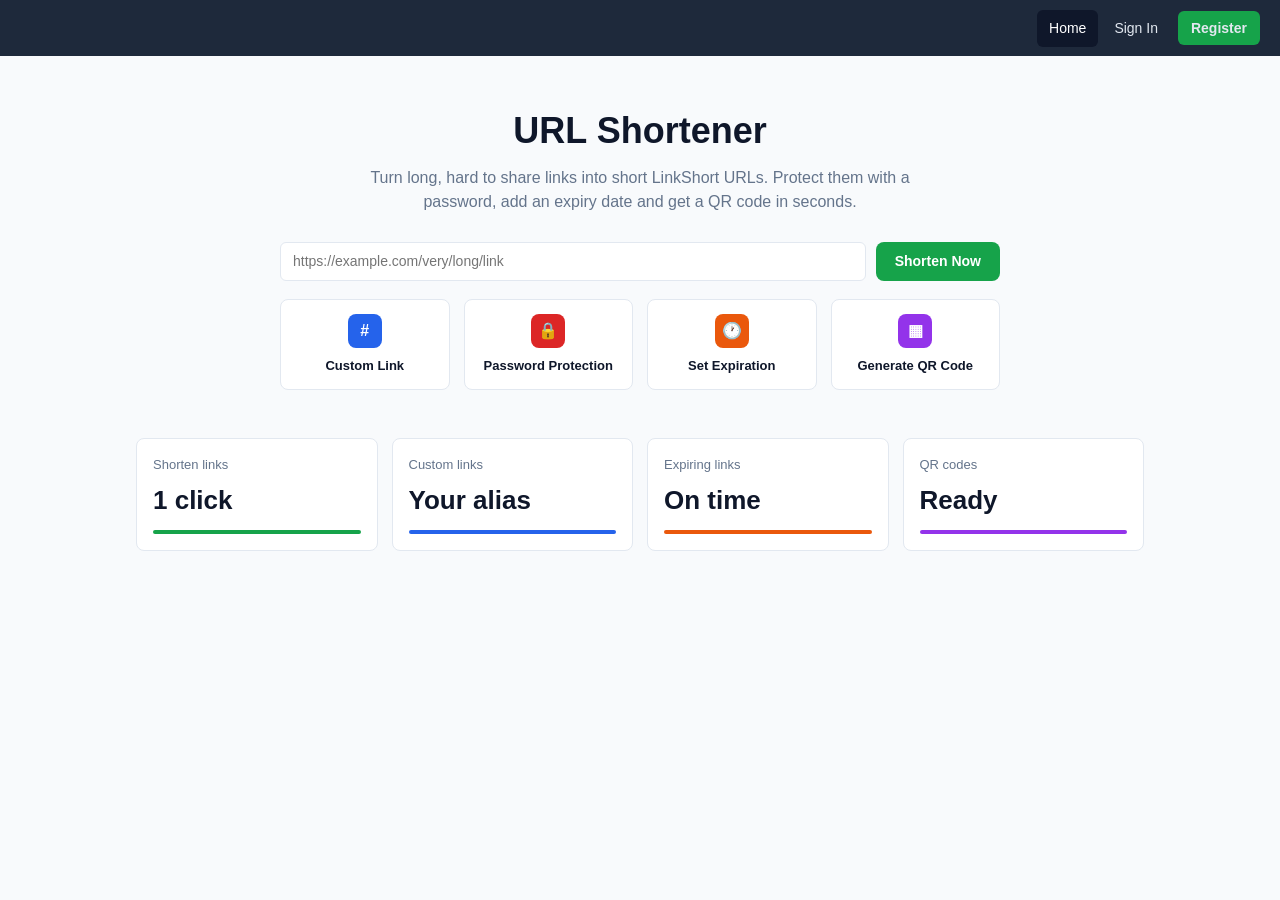
<file: src/main/resources/static/index.html>
<!DOCTYPE html>
<html lang="en">
<head>
  <meta charset="UTF-8">
  <meta name="viewport" content="width=device-width, initial-scale=1">
  <title>LinkShort - URL Shortener</title>
  <link rel="stylesheet" href="css/style.css">
</head>
<body>

<nav class="navbar">
  <div class="nav-links">
    <a href="index.html" data-page="index.html">Home</a>
    <a href="shorten.html" data-auth="user" data-page="shorten.html">Shorten</a>
    <a href="dashboard.html" data-auth="user" data-page="dashboard.html">Dashboard</a>
    <a href="my-urls.html" data-auth="user" data-page="my-urls.html">My URLs</a>
    <a href="analytics.html" data-auth="user" data-page="analytics.html">Analytics</a>
    <a href="qr-code.html" data-auth="user" data-page="qr-code.html">QR Code</a>
    <a href="profile.html" data-auth="user" data-page="profile.html">Profile</a>
    <a href="login.html" data-auth="guest">Sign In</a>
    <a href="register.html" data-auth="guest" class="btn btn-sm">Register</a>
    <a href="#" data-auth="user" data-action="logout" class="btn btn-sm btn-outline">Logout</a>
  </div>
</nav>

<header class="hero">
  <h1>URL Shortener</h1>
  <p>Turn long, hard to share links into short LinkShort URLs. Protect them with a password, add an expiry date and get a QR code in seconds.</p>

  <form id="home-form" class="shorten-row">
    <input type="url" id="long-url" placeholder="https://example.com/very/long/link" required>
    <button type="submit" class="btn">Shorten Now</button>
  </form>

  <div class="feature-grid">
    <a class="feature-card" href="shorten.html?feature=custom">
      <span class="icon blue">#</span>
      Custom Link
    </a>
    <a class="feature-card" href="shorten.html?feature=password">
      <span class="icon red">&#128274;</span>
      Password Protection
    </a>
    <a class="feature-card" href="shorten.html?feature=expiry">
      <span class="icon orange">&#128336;</span>
      Set Expiration
    </a>
    <a class="feature-card" href="shorten.html?feature=qr">
      <span class="icon purple">&#9638;</span>
      Generate QR Code
    </a>
  </div>
</header>

<div class="container">
  <div class="stat-grid">
    <div class="stat-card">
      <p class="stat-label">Shorten links</p>
      <p class="stat-value">1 click</p>
      <div class="bar"></div>
    </div>
    <div class="stat-card blue">
      <p class="stat-label">Custom links</p>
      <p class="stat-value">Your alias</p>
      <div class="bar"></div>
    </div>
    <div class="stat-card orange">
      <p class="stat-label">Expiring links</p>
      <p class="stat-value">On time</p>
      <div class="bar"></div>
    </div>
    <div class="stat-card purple">
      <p class="stat-label">QR codes</p>
      <p class="stat-value">Ready</p>
      <div class="bar"></div>
    </div>
  </div>
</div>

<script src="js/api.js"></script>
<script src="js/auth.js"></script>
<script src="js/home.js"></script>
</body>
</html>
</file>
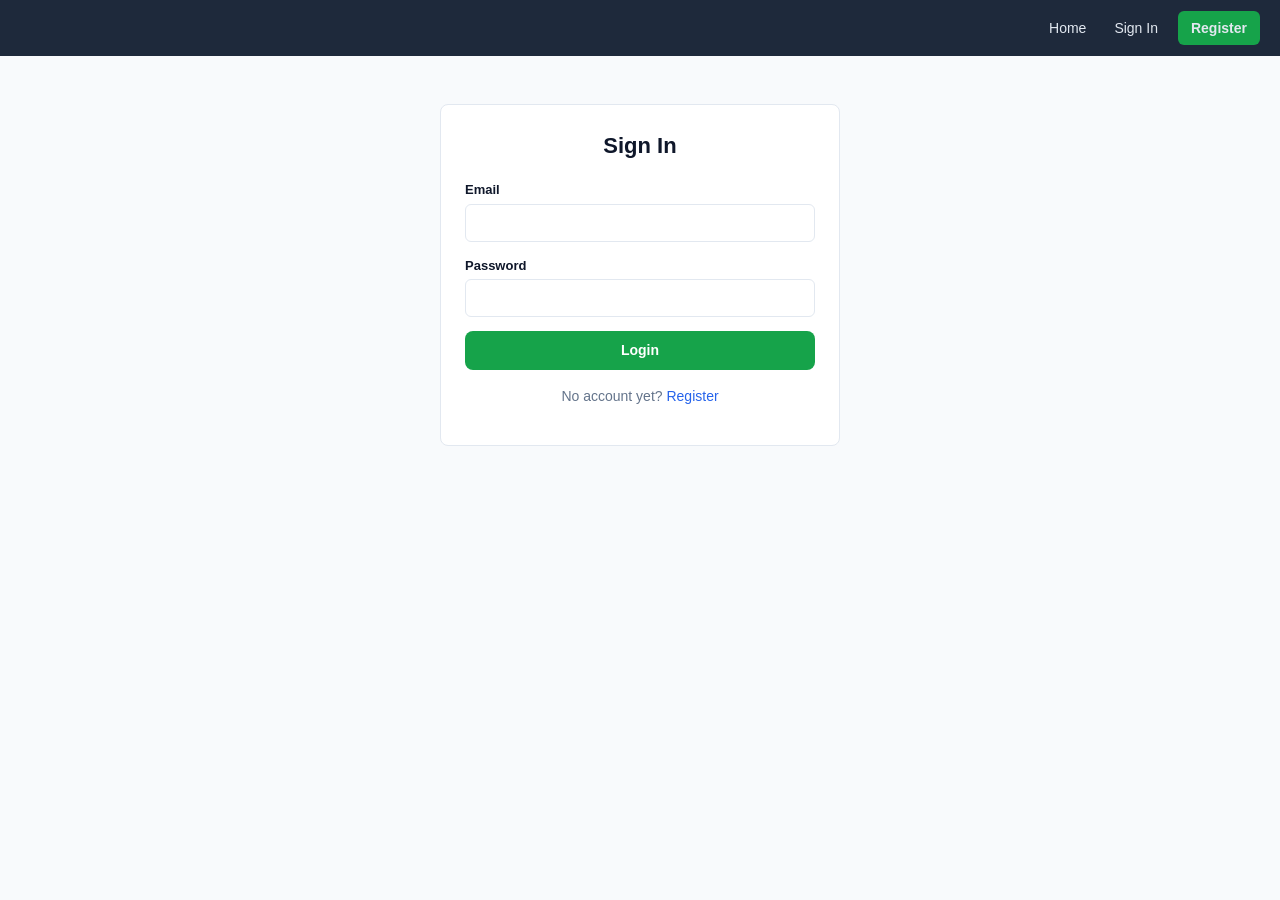
<file: src/main/resources/static/analytics.html>
<!DOCTYPE html>
<html lang="en">
<head>
  <meta charset="UTF-8">
  <meta name="viewport" content="width=device-width, initial-scale=1">
  <title>Analytics - LinkShort</title>
  <link rel="stylesheet" href="css/style.css">
</head>
<body>

<nav class="navbar">
  <div class="nav-links">
    <a href="index.html" data-page="index.html">Home</a>
    <a href="shorten.html" data-auth="user" data-page="shorten.html">Shorten</a>
    <a href="dashboard.html" data-auth="user" data-page="dashboard.html">Dashboard</a>
    <a href="my-urls.html" data-auth="user" data-page="my-urls.html">My URLs</a>
    <a href="analytics.html" data-auth="user" data-page="analytics.html">Analytics</a>
    <a href="qr-code.html" data-auth="user" data-page="qr-code.html">QR Code</a>
    <a href="profile.html" data-auth="user" data-page="profile.html">Profile</a>
    <a href="login.html" data-auth="guest">Sign In</a>
    <a href="register.html" data-auth="guest" class="btn btn-sm">Register</a>
    <a href="#" data-auth="user" data-action="logout" class="btn btn-sm btn-outline">Logout</a>
  </div>
</nav>

<div class="container">
  <h1 class="page-title">Analytics</h1>
  <p class="page-subtitle">Click statistics for one of your short URLs.</p>

  <div id="analytics-alert" class="alert"></div>

  <div class="card">
    <div class="field">
      <label for="url-select">Short URL</label>
      <select id="url-select">
        <option value="">Loading...</option>
      </select>
    </div>
  </div>

  <div id="analytics-content" class="hidden">
    <div class="stat-grid mt">
      <div class="stat-card blue">
        <p class="stat-label">Total Clicks</p>
        <p class="stat-value" id="total-clicks">0</p>
        <div class="bar"></div>
      </div>
      <div class="stat-card">
        <p class="stat-label">Short URL</p>
        <p class="stat-value" style="font-size: 14px;" id="analytics-short-url">-</p>
        <div class="bar"></div>
      </div>
      <div class="stat-card purple">
        <p class="stat-label">Created</p>
        <p class="stat-value" style="font-size: 14px;" id="analytics-created">-</p>
        <div class="bar"></div>
      </div>
      <div class="stat-card orange">
        <p class="stat-label">Expiry</p>
        <p class="stat-value" style="font-size: 14px;" id="analytics-expiry">-</p>
        <div class="bar"></div>
      </div>
    </div>

    <h2 class="section-title mt">Clicks Over Time</h2>
    <div id="click-chart" class="chart"></div>

    <h2 class="section-title mt">Browser Breakdown</h2>
    <div id="browser-table" class="table-wrap"></div>

    <h2 class="section-title mt">Devices &amp; Operating Systems</h2>
    <div class="table-wrap" id="devices-table"></div>
  </div>

  <div id="analytics-empty" class="empty-state mt hidden">
    <p style="margin: 0 0 8px;">No short URL selected.</p>
    <p style="margin: 0;"><a href="shorten.html">Shorten a URL</a> to start collecting click analytics.</p>
  </div>
</div>

<script src="js/api.js"></script>
<script src="js/auth.js"></script>
<script src="js/analytics.js"></script>
</body>
</html>
</file>
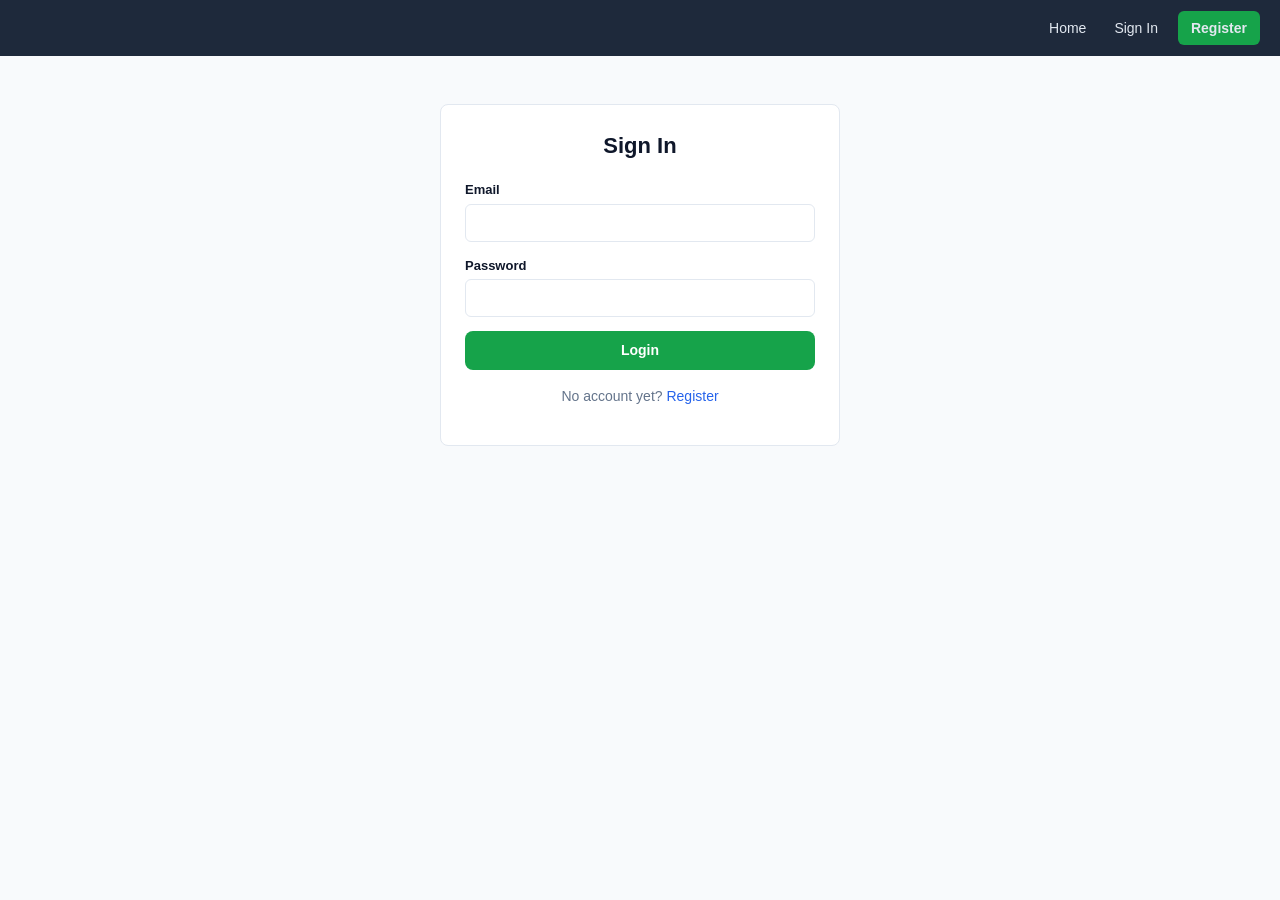
<file: src/main/resources/static/dashboard.html>
<!DOCTYPE html>
<html lang="en">
<head>
  <meta charset="UTF-8">
  <meta name="viewport" content="width=device-width, initial-scale=1">
  <title>Dashboard - LinkShort</title>
  <link rel="stylesheet" href="css/style.css">
</head>
<body>

<nav class="navbar">
  <div class="nav-links">
    <a href="index.html" data-page="index.html">Home</a>
    <a href="shorten.html" data-auth="user" data-page="shorten.html">Shorten</a>
    <a href="dashboard.html" data-auth="user" data-page="dashboard.html">Dashboard</a>
    <a href="my-urls.html" data-auth="user" data-page="my-urls.html">My URLs</a>
    <a href="analytics.html" data-auth="user" data-page="analytics.html">Analytics</a>
    <a href="qr-code.html" data-auth="user" data-page="qr-code.html">QR Code</a>
    <a href="profile.html" data-auth="user" data-page="profile.html">Profile</a>
    <a href="login.html" data-auth="guest">Sign In</a>
    <a href="register.html" data-auth="guest" class="btn btn-sm">Register</a>
    <a href="#" data-auth="user" data-action="logout" class="btn btn-sm btn-outline">Logout</a>
  </div>
</nav>

<div class="container">
  <h1 class="page-title">Dashboard</h1>
  <p class="page-subtitle">A quick look at your short URLs and clicks.</p>

  <div id="dashboard-alert" class="alert"></div>

  <div class="stat-grid">
    <div class="stat-card">
      <p class="stat-label">Total URLs</p>
      <p class="stat-value" id="stat-total-urls">-</p>
      <div class="bar"></div>
    </div>
    <div class="stat-card blue">
      <p class="stat-label">Total Clicks</p>
      <p class="stat-value" id="stat-total-clicks">-</p>
      <div class="bar"></div>
    </div>
    <div class="stat-card purple">
      <p class="stat-label">Active URLs</p>
      <p class="stat-value" id="stat-active-urls">-</p>
      <div class="bar"></div>
    </div>
    <div class="stat-card red">
      <p class="stat-label">Expired URLs</p>
      <p class="stat-value" id="stat-expired-urls">-</p>
      <div class="bar"></div>
    </div>
  </div>

  <div class="row" style="justify-content: space-between; margin-bottom: 12px;">
    <h2 class="section-title" style="margin: 0;">Recent URLs</h2>
    <a href="shorten.html" class="btn btn-sm">+ New URL</a>
  </div>

  <div id="recent-urls" class="table-wrap">
    <p class="muted">Loading...</p>
  </div>
</div>

<script src="js/api.js"></script>
<script src="js/auth.js"></script>
<script src="js/dashboard.js"></script>
</body>
</html>
</file>
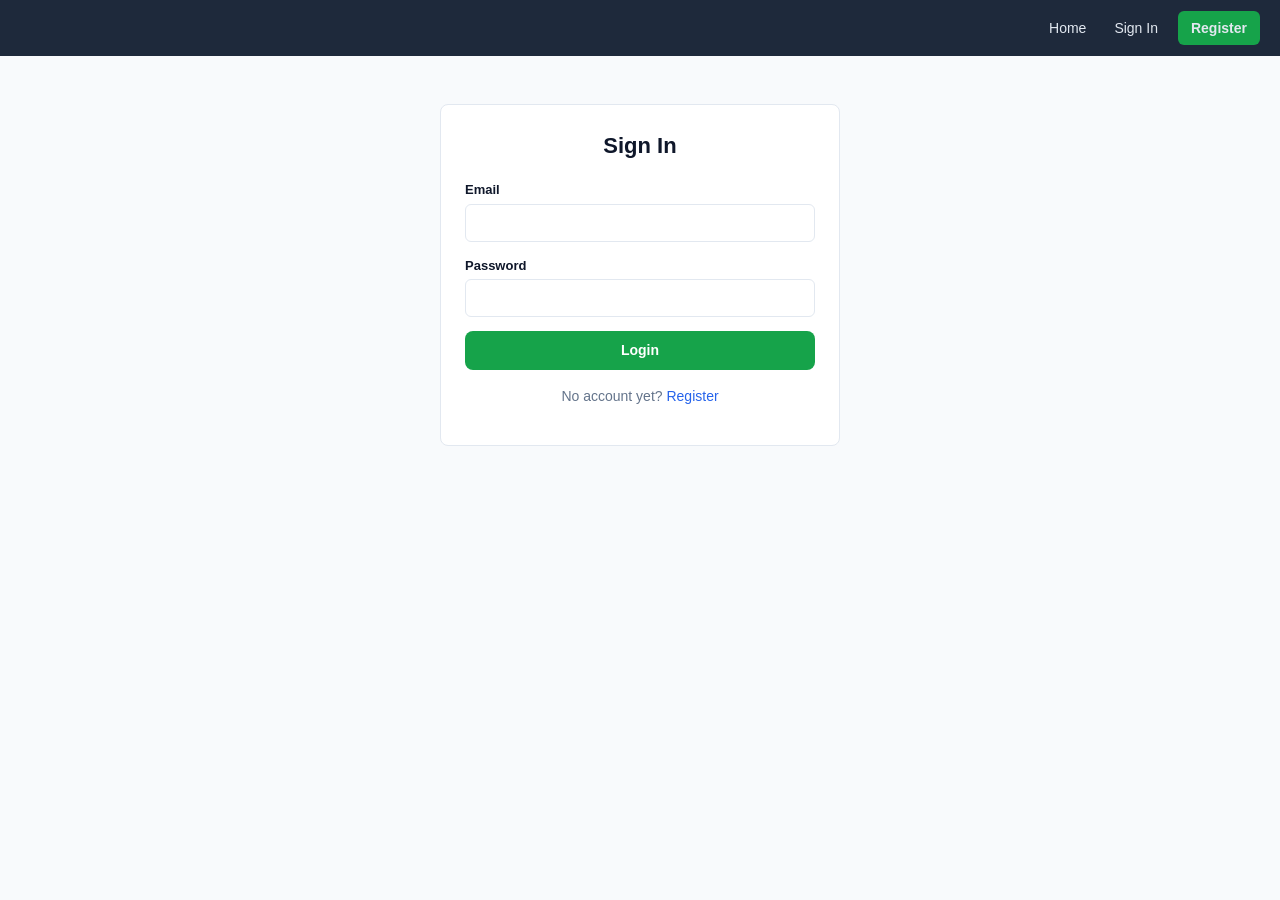
<file: src/main/resources/static/login.html>
<!DOCTYPE html>
<html lang="en">
<head>
  <meta charset="UTF-8">
  <meta name="viewport" content="width=device-width, initial-scale=1">
  <title>Sign In - LinkShort</title>
  <link rel="stylesheet" href="css/style.css">
</head>
<body>

<nav class="navbar">
  <div class="nav-links">
    <a href="index.html" data-page="index.html">Home</a>
    <a href="shorten.html" data-auth="user" data-page="shorten.html">Shorten</a>
    <a href="dashboard.html" data-auth="user" data-page="dashboard.html">Dashboard</a>
    <a href="my-urls.html" data-auth="user" data-page="my-urls.html">My URLs</a>
    <a href="analytics.html" data-auth="user" data-page="analytics.html">Analytics</a>
    <a href="qr-code.html" data-auth="user" data-page="qr-code.html">QR Code</a>
    <a href="profile.html" data-auth="user" data-page="profile.html">Profile</a>
    <a href="login.html" data-auth="guest">Sign In</a>
    <a href="register.html" data-auth="guest" class="btn btn-sm">Register</a>
    <a href="#" data-auth="user" data-action="logout" class="btn btn-sm btn-outline">Logout</a>
  </div>
</nav>

<div class="card auth-card">
  <h1>Sign In</h1>

  <div id="login-alert" class="alert"></div>

  <form id="login-form">
    <div class="field">
      <label for="email">Email</label>
      <input type="email" id="email" required autocomplete="email">
    </div>

    <div class="field">
      <label for="password">Password</label>
      <input type="password" id="password" required autocomplete="current-password">
    </div>

    <button type="submit" class="btn btn-block">Login</button>
  </form>

  <p class="auth-switch">No account yet? <a href="register.html">Register</a></p>
</div>

<script src="js/api.js"></script>
<script src="js/auth.js"></script>
</body>
</html>
</file>
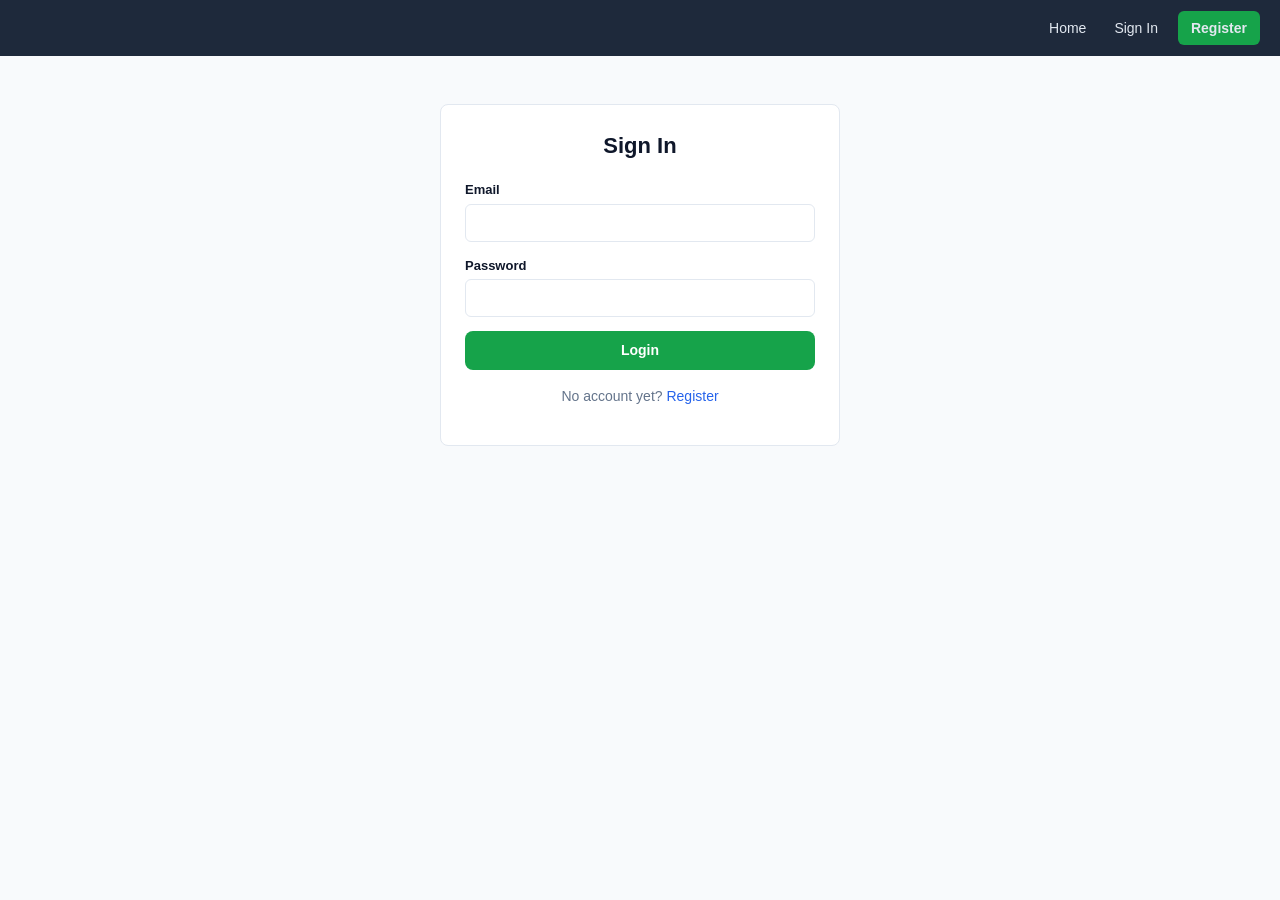
<file: src/main/resources/static/my-urls.html>
<!DOCTYPE html>
<html lang="en">
<head>
  <meta charset="UTF-8">
  <meta name="viewport" content="width=device-width, initial-scale=1">
  <title>My URLs - LinkShort</title>
  <link rel="stylesheet" href="css/style.css">
</head>
<body>

<nav class="navbar">
  <div class="nav-links">
    <a href="index.html" data-page="index.html">Home</a>
    <a href="shorten.html" data-auth="user" data-page="shorten.html">Shorten</a>
    <a href="dashboard.html" data-auth="user" data-page="dashboard.html">Dashboard</a>
    <a href="my-urls.html" data-auth="user" data-page="my-urls.html">My URLs</a>
    <a href="analytics.html" data-auth="user" data-page="analytics.html">Analytics</a>
    <a href="qr-code.html" data-auth="user" data-page="qr-code.html">QR Code</a>
    <a href="profile.html" data-auth="user" data-page="profile.html">Profile</a>
    <a href="login.html" data-auth="guest">Sign In</a>
    <a href="register.html" data-auth="guest" class="btn btn-sm">Register</a>
    <a href="#" data-auth="user" data-action="logout" class="btn btn-sm btn-outline">Logout</a>
  </div>
</nav>

<div class="container">
  <div class="row" style="justify-content: space-between; margin-bottom: 4px;">
    <h1 class="page-title" style="margin: 0;">My URLs</h1>
    <a href="shorten.html" class="btn btn-sm">+ New URL</a>
  </div>
  <p class="page-subtitle">All short URLs you created, with clicks, expiry and quick actions.</p>

  <div id="urls-alert" class="alert"></div>
  <div id="urls-table" class="table-wrap">
    <p class="muted">Loading...</p>
  </div>
</div>

<div class="modal-backdrop" id="edit-modal">
  <div class="modal">
    <h3>Edit short URL</h3>
    <div id="edit-alert" class="alert"></div>
    <form id="edit-form">
      <input type="hidden" id="edit-id">
      <div class="field">
        <label for="edit-original-url">Original URL</label>
        <input type="url" id="edit-original-url" required>
      </div>
      <div class="field">
        <label for="edit-title">Title</label>
        <input type="text" id="edit-title" maxlength="100">
      </div>
      <div class="field">
        <label for="edit-description">Description</label>
        <input type="text" id="edit-description" maxlength="500">
      </div>
      <div class="field">
        <label for="edit-expiry">Expiry Date</label>
        <input type="datetime-local" id="edit-expiry">
      </div>
      <div class="modal-actions">
        <button type="button" class="btn btn-outline" id="edit-cancel">Cancel</button>
        <button type="submit" class="btn">Save Changes</button>
      </div>
    </form>
  </div>
</div>

<script src="js/api.js"></script>
<script src="js/auth.js"></script>
<script src="js/my-urls.js"></script>
</body>
</html>
</file>
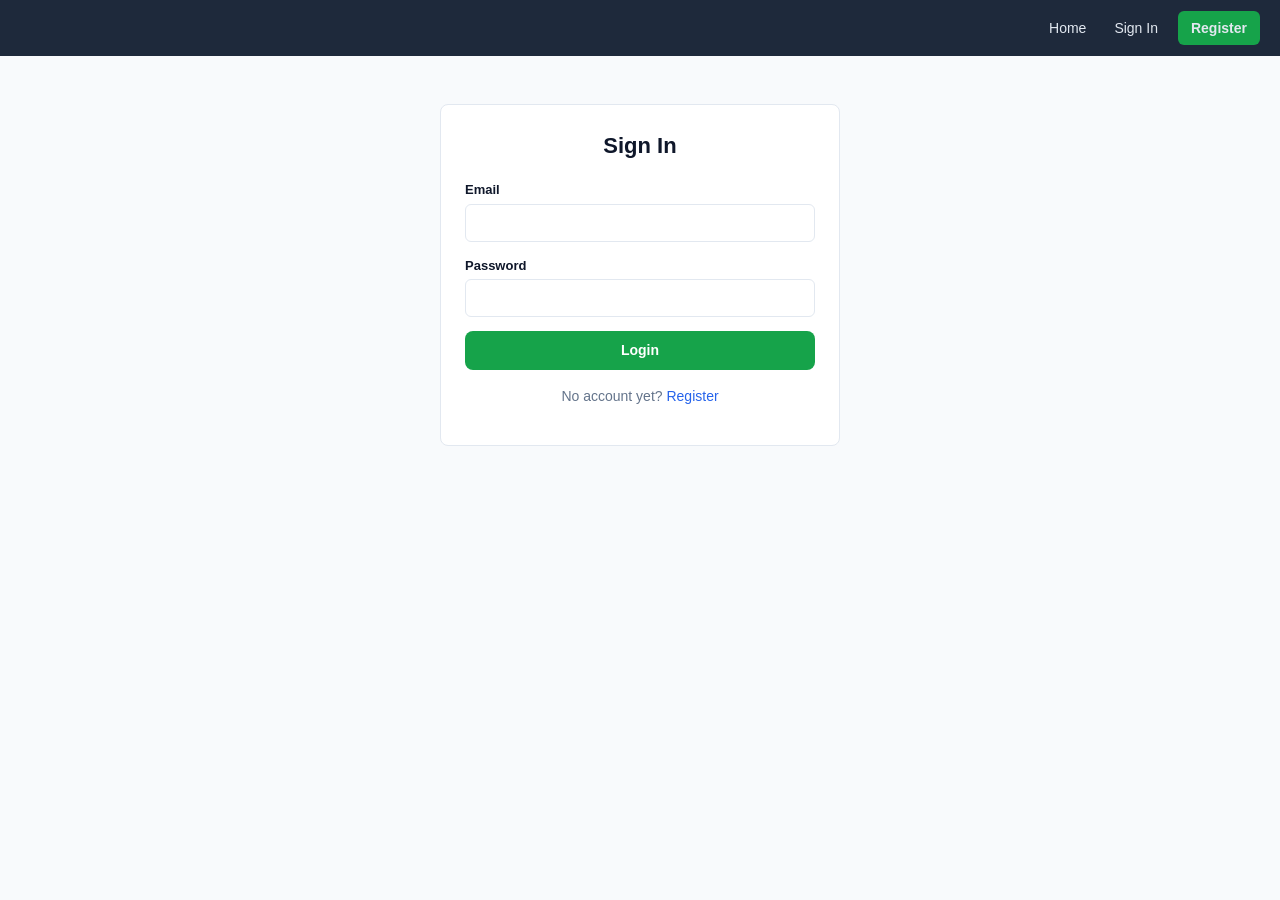
<file: src/main/resources/static/profile.html>
<!DOCTYPE html>
<html lang="en">
<head>
  <meta charset="UTF-8">
  <meta name="viewport" content="width=device-width, initial-scale=1">
  <title>Profile - LinkShort</title>
  <link rel="stylesheet" href="css/style.css">
</head>
<body>

<nav class="navbar">
  <div class="nav-links">
    <a href="index.html" data-page="index.html">Home</a>
    <a href="shorten.html" data-auth="user" data-page="shorten.html">Shorten</a>
    <a href="dashboard.html" data-auth="user" data-page="dashboard.html">Dashboard</a>
    <a href="my-urls.html" data-auth="user" data-page="my-urls.html">My URLs</a>
    <a href="analytics.html" data-auth="user" data-page="analytics.html">Analytics</a>
    <a href="qr-code.html" data-auth="user" data-page="qr-code.html">QR Code</a>
    <a href="profile.html" data-auth="user" data-page="profile.html">Profile</a>
    <a href="login.html" data-auth="guest">Sign In</a>
    <a href="register.html" data-auth="guest" class="btn btn-sm">Register</a>
    <a href="#" data-auth="user" data-action="logout" class="btn btn-sm btn-outline">Logout</a>
  </div>
</nav>

<div class="container">
  <h1 class="page-title">Profile</h1>
  <p class="page-subtitle">Update your name, email and password.</p>

  <div class="card auth-card" style="margin: 0 auto; max-width: 440px;">
    <div id="profile-alert" class="alert"></div>

    <form id="profile-form">
      <div class="field">
        <label for="name">Full Name</label>
        <input type="text" id="name" required maxlength="100" autocomplete="name">
      </div>

      <div class="field">
        <label for="email">Email</label>
        <input type="email" id="email" required autocomplete="email">
      </div>

      <div class="field">
        <label for="new-password">New Password</label>
        <input type="password" id="new-password" minlength="6" autocomplete="new-password" placeholder="Leave empty to keep your current password">
      </div>

      <div class="field">
        <label for="confirm-password">Confirm New Password</label>
        <input type="password" id="confirm-password" minlength="6" autocomplete="new-password">
      </div>

      <button type="submit" class="btn btn-block">Update Profile</button>
    </form>
  </div>
</div>

<script src="js/api.js"></script>
<script src="js/auth.js"></script>
<script src="js/profile.js"></script>
</body>
</html>
</file>
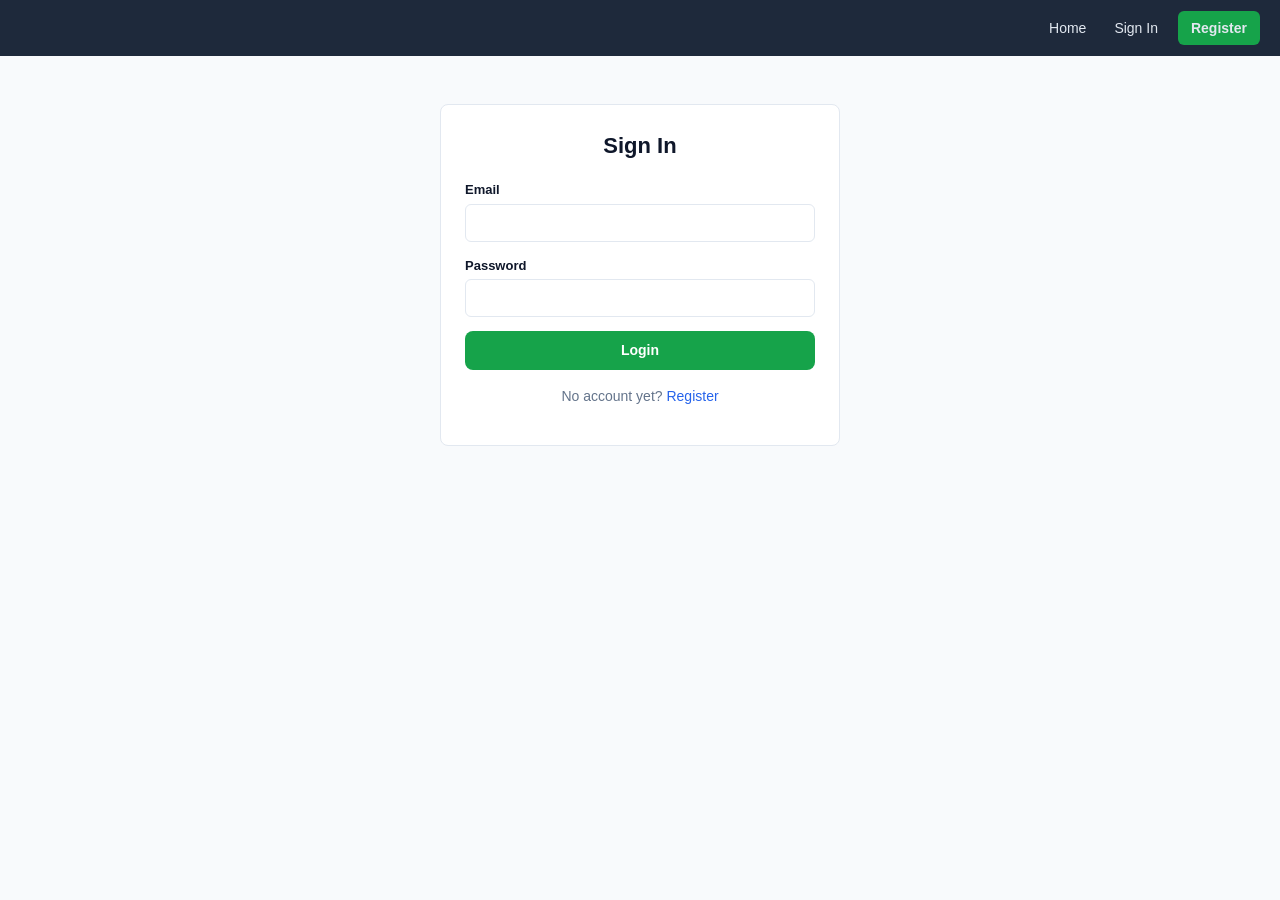
<file: src/main/resources/static/qr-code.html>
<!DOCTYPE html>
<html lang="en">
<head>
  <meta charset="UTF-8">
  <meta name="viewport" content="width=device-width, initial-scale=1">
  <title>QR Code - LinkShort</title>
  <link rel="stylesheet" href="css/style.css">
</head>
<body>

<nav class="navbar">
  <div class="nav-links">
    <a href="index.html" data-page="index.html">Home</a>
    <a href="shorten.html" data-auth="user" data-page="shorten.html">Shorten</a>
    <a href="dashboard.html" data-auth="user" data-page="dashboard.html">Dashboard</a>
    <a href="my-urls.html" data-auth="user" data-page="my-urls.html">My URLs</a>
    <a href="analytics.html" data-auth="user" data-page="analytics.html">Analytics</a>
    <a href="qr-code.html" data-auth="user" data-page="qr-code.html">QR Code</a>
    <a href="profile.html" data-auth="user" data-page="profile.html">Profile</a>
    <a href="login.html" data-auth="guest">Sign In</a>
    <a href="register.html" data-auth="guest" class="btn btn-sm">Register</a>
    <a href="#" data-auth="user" data-action="logout" class="btn btn-sm btn-outline">Logout</a>
  </div>
</nav>

<div class="container">
  <h1 class="page-title">QR Code</h1>
  <p class="page-subtitle">Pick one of your short URLs and generate a scannable QR code.</p>

  <div id="qr-alert" class="alert"></div>

  <div class="card">
    <div class="row">
      <div class="grow">
        <label for="url-select">Short URL</label>
        <select id="url-select">
          <option value="">Loading...</option>
        </select>
      </div>
      <button type="button" id="generate-btn" class="btn">Generate</button>
    </div>

    <div class="qr-preview">
      <img id="qr-image" alt="QR code preview">
      <div id="qr-empty" class="empty-state">Select a short URL and press Generate to see the QR code.</div>
      <a id="download-btn" class="btn btn-blue hidden" href="#" download="linkshort-qr.png">Download QR Code</a>
    </div>
  </div>
</div>

<script src="js/api.js"></script>
<script src="js/auth.js"></script>
<script src="js/qr-code.js"></script>
</body>
</html>
</file>
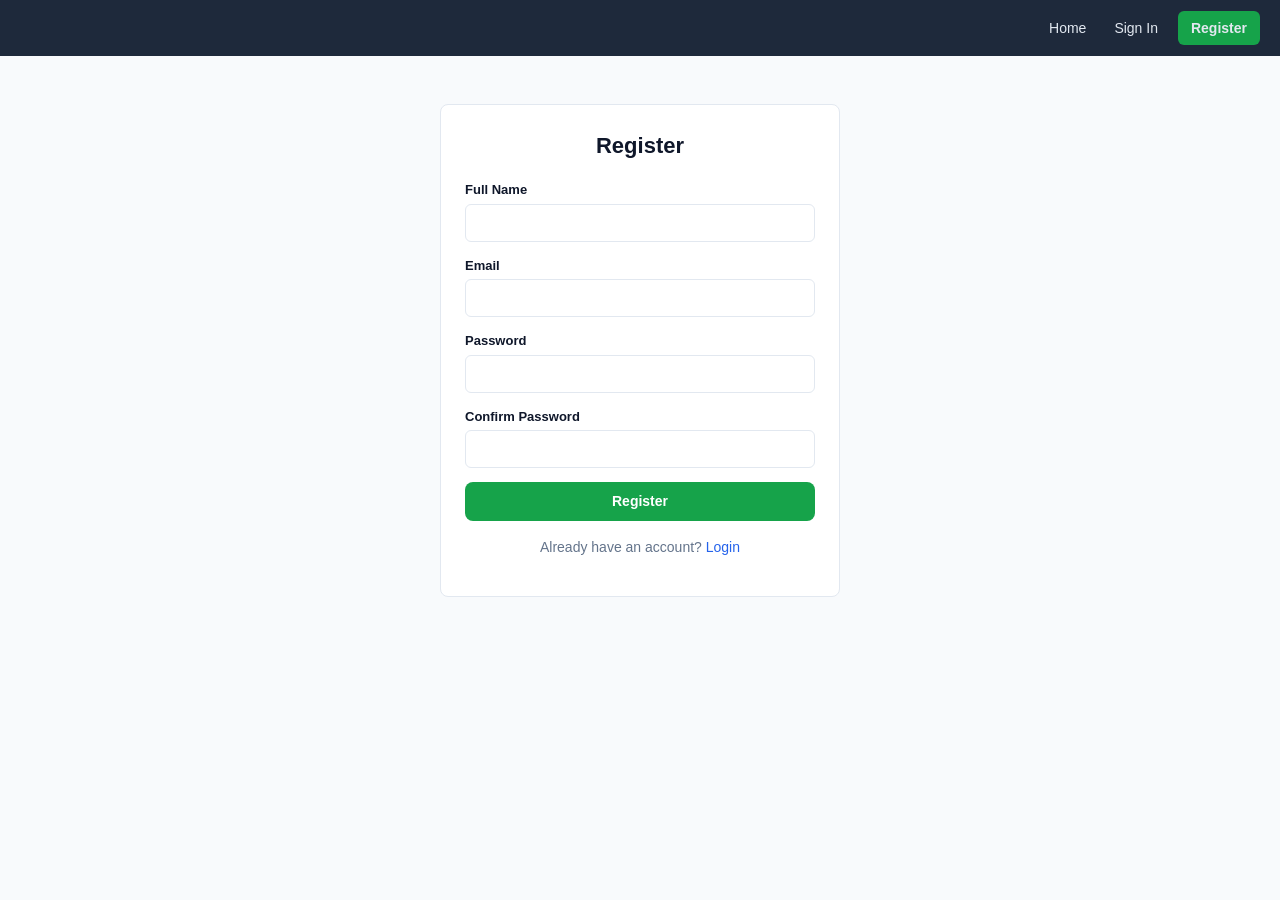
<file: src/main/resources/static/register.html>
<!DOCTYPE html>
<html lang="en">
<head>
  <meta charset="UTF-8">
  <meta name="viewport" content="width=device-width, initial-scale=1">
  <title>Register - LinkShort</title>
  <link rel="stylesheet" href="css/style.css">
</head>
<body>

<nav class="navbar">
  <div class="nav-links">
    <a href="index.html" data-page="index.html">Home</a>
    <a href="shorten.html" data-auth="user" data-page="shorten.html">Shorten</a>
    <a href="dashboard.html" data-auth="user" data-page="dashboard.html">Dashboard</a>
    <a href="my-urls.html" data-auth="user" data-page="my-urls.html">My URLs</a>
    <a href="analytics.html" data-auth="user" data-page="analytics.html">Analytics</a>
    <a href="qr-code.html" data-auth="user" data-page="qr-code.html">QR Code</a>
    <a href="profile.html" data-auth="user" data-page="profile.html">Profile</a>
    <a href="login.html" data-auth="guest">Sign In</a>
    <a href="register.html" data-auth="guest" class="btn btn-sm">Register</a>
    <a href="#" data-auth="user" data-action="logout" class="btn btn-sm btn-outline">Logout</a>
  </div>
</nav>

<div class="card auth-card">
  <h1>Register</h1>

  <div id="register-alert" class="alert"></div>

  <form id="register-form">
    <div class="field">
      <label for="name">Full Name</label>
      <input type="text" id="name" required autocomplete="name">
    </div>

    <div class="field">
      <label for="email">Email</label>
      <input type="email" id="email" required autocomplete="email">
    </div>

    <div class="field">
      <label for="password">Password</label>
      <input type="password" id="password" required minlength="6" autocomplete="new-password">
    </div>

    <div class="field">
      <label for="confirm-password">Confirm Password</label>
      <input type="password" id="confirm-password" required minlength="6" autocomplete="new-password">
    </div>

    <button type="submit" class="btn btn-block">Register</button>
  </form>

  <p class="auth-switch">Already have an account? <a href="login.html">Login</a></p>
</div>

<script src="js/api.js"></script>
<script src="js/auth.js"></script>
</body>
</html>
</file>
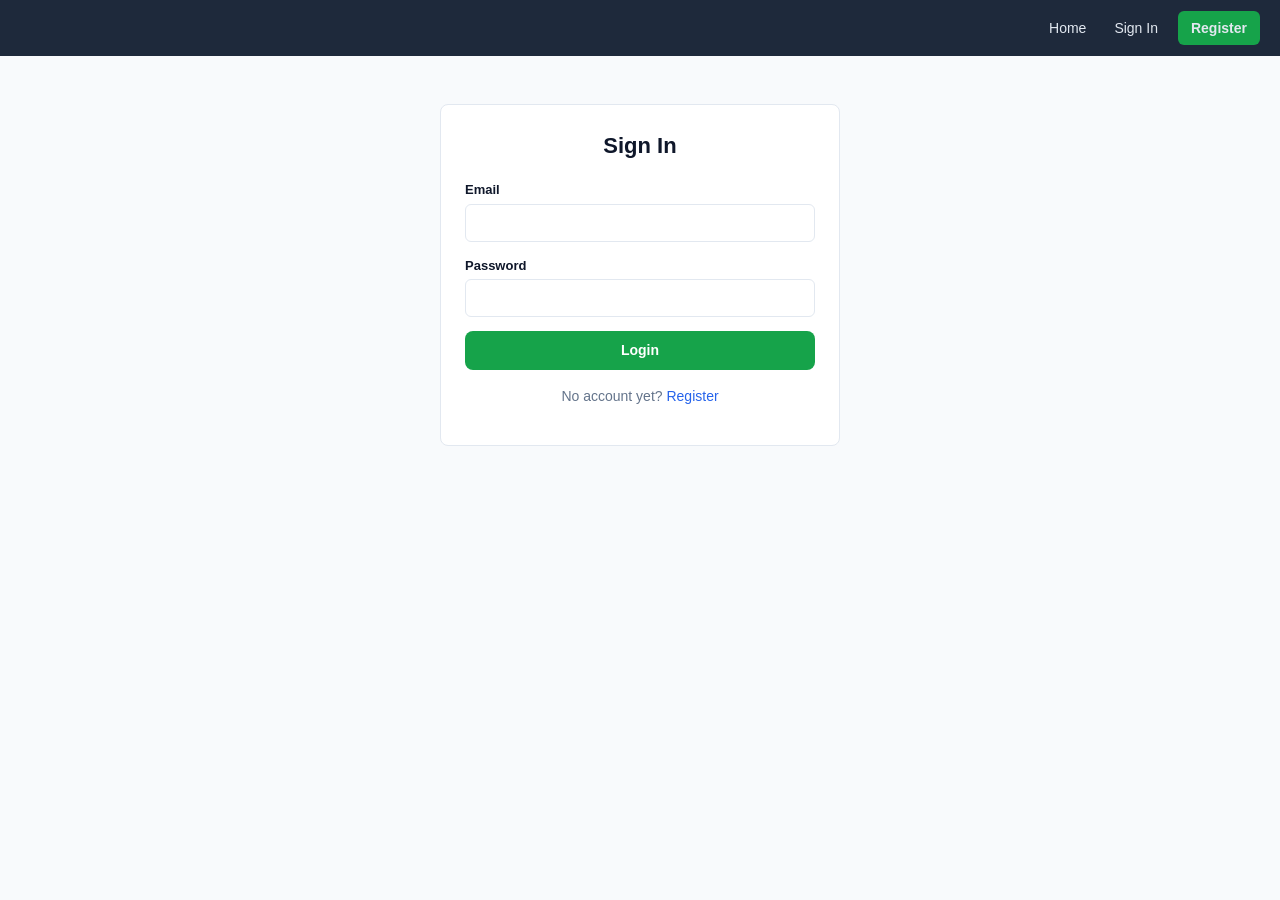
<file: src/main/resources/static/shorten.html>
<!DOCTYPE html>
<html lang="en">
<head>
  <meta charset="UTF-8">
  <meta name="viewport" content="width=device-width, initial-scale=1">
  <title>Shorten URL - LinkShort</title>
  <link rel="stylesheet" href="css/style.css">
</head>
<body>

<nav class="navbar">
  <div class="nav-links">
    <a href="index.html" data-page="index.html">Home</a>
    <a href="shorten.html" data-auth="user" data-page="shorten.html">Shorten</a>
    <a href="dashboard.html" data-auth="user" data-page="dashboard.html">Dashboard</a>
    <a href="my-urls.html" data-auth="user" data-page="my-urls.html">My URLs</a>
    <a href="analytics.html" data-auth="user" data-page="analytics.html">Analytics</a>
    <a href="qr-code.html" data-auth="user" data-page="qr-code.html">QR Code</a>
    <a href="profile.html" data-auth="user" data-page="profile.html">Profile</a>
    <a href="login.html" data-auth="guest">Sign In</a>
    <a href="register.html" data-auth="guest" class="btn btn-sm">Register</a>
    <a href="#" data-auth="user" data-action="logout" class="btn btn-sm btn-outline">Logout</a>
  </div>
</nav>

<div class="container">
  <h1 class="page-title">Shorten URL</h1>
  <p class="page-subtitle">Paste a long URL, pick the options you need and get your short link.</p>

  <div class="card">
    <div id="shorten-alert" class="alert"></div>

    <form id="shorten-form">
      <div class="shorten-row" style="margin: 0; max-width: none;">
        <input type="url" id="original-url" placeholder="https://example.com/very/long/link" required>
        <button type="submit" class="btn">Shorten Now</button>
      </div>

      <div class="feature-grid" style="margin-left: 0; margin-right: 0; max-width: none;">
        <button type="button" class="feature-card" data-feature="custom">
          <span class="icon blue">#</span>
          Custom Link
        </button>
        <button type="button" class="feature-card" data-feature="password">
          <span class="icon red">&#128274;</span>
          Password Protection
        </button>
        <button type="button" class="feature-card" data-feature="expiry">
          <span class="icon orange">&#128336;</span>
          Set Expiration
        </button>
        <button type="button" class="feature-card" data-feature="qr">
          <span class="icon purple">&#9638;</span>
          Generate QR Code
        </button>
      </div>

      <div id="custom-field" class="field mt hidden">
        <label for="custom-alias">Custom Link</label>
        <input type="text" id="custom-alias" placeholder="my-link" maxlength="30">
        <p class="muted">3 to 30 characters, letters, numbers, "-" and "_" only.</p>
      </div>

      <div id="password-field" class="field mt hidden">
        <label for="url-password">Password</label>
        <input type="text" id="url-password" placeholder="Password to open the short URL" maxlength="100">
        <p class="muted">Visitors must add ?password=your_password to open the link.</p>
      </div>

      <div id="expiry-field" class="field mt hidden">
        <label for="expiry-date">Expiration Date</label>
        <input type="datetime-local" id="expiry-date">
      </div>
    </form>

    <div id="result-box" class="result-box">
      <p class="muted" style="margin: 0 0 6px;">Your short URL is ready</p>
      <p class="short-link">
        <a id="result-link" href="#" target="_blank" rel="noopener"></a>
      </p>
      <div class="row mt">
        <button type="button" id="copy-btn" class="btn btn-sm">Copy Link</button>
        <a id="result-qr-link" class="btn btn-sm btn-blue hidden" href="qr-code.html">View QR Code</a>
        <a id="result-analytics-link" class="btn btn-sm btn-outline hidden" href="#">View Analytics</a>
        <a href="my-urls.html" class="btn btn-sm btn-outline">My URLs</a>
      </div>
      <img id="result-qr" class="qr-preview" alt="QR code" style="display: none; margin-top: 14px; max-width: 200px;">
    </div>
  </div>
</div>

<script src="js/api.js"></script>
<script src="js/auth.js"></script>
<script src="js/shorten.js"></script>
</body>
</html>
</file>
<file: src/main/resources/static/css/style.css>
/* LinkShort shared styles */

:root {
  --navy: #1e293b;
  --navy-dark: #0f172a;
  --green: #16a34a;
  --green-dark: #15803d;
  --blue: #2563eb;
  --red: #dc2626;
  --orange: #ea580c;
  --purple: #9333ea;
  --bg: #f8fafc;
  --card-bg: #ffffff;
  --border: #e2e8f0;
  --text: #0f172a;
  --muted: #64748b;
  --radius: 8px;
}

* {
  box-sizing: border-box;
}

body {
  margin: 0;
  font-family: -apple-system, BlinkMacSystemFont, "Segoe UI", Roboto, Helvetica, Arial, sans-serif;
  background: var(--bg);
  color: var(--text);
  line-height: 1.5;
}

a {
  color: var(--blue);
  text-decoration: none;
}

a:hover {
  text-decoration: underline;
}

/* ---------- Navbar ---------- */

.navbar {
  background: var(--navy);
  color: #ffffff;
  padding: 0 20px;
  display: flex;
  align-items: center;
  justify-content: flex-end;
  flex-wrap: wrap;
  min-height: 56px;
  gap: 8px;
}

.navbar .brand {
  color: #ffffff;
  font-size: 20px;
  font-weight: 700;
  letter-spacing: 0.3px;
}

.navbar .brand:hover {
  text-decoration: none;
}

.nav-links {
  display: flex;
  align-items: center;
  gap: 4px;
  flex-wrap: wrap;
}

.nav-links a {
  color: #e2e8f0;
  padding: 8px 12px;
  border-radius: 6px;
  font-size: 14px;
}

.nav-links a:hover {
  background: var(--navy-dark);
  text-decoration: none;
  color: #ffffff;
}

.nav-links a.active {
  background: var(--navy-dark);
  color: #ffffff;
}

.nav-links .btn {
  margin-left: 4px;
}

/* ---------- Buttons ---------- */

.btn {
  display: inline-block;
  padding: 10px 18px;
  border-radius: var(--radius);
  border: 1px solid transparent;
  font-size: 14px;
  font-weight: 600;
  cursor: pointer;
  text-align: center;
  background: var(--green);
  color: #ffffff;
  line-height: 1.2;
}

.btn:hover {
  background: var(--green-dark);
  text-decoration: none;
  color: #ffffff;
}

.btn-sm {
  padding: 6px 12px;
  font-size: 13px;
}

.btn-outline {
  background: transparent;
  border: 1px solid var(--border);
  color: var(--text);
}

.btn-outline:hover {
  background: #f1f5f9;
  color: var(--text);
}

.btn-danger {
  background: var(--red);
}

.btn-danger:hover {
  background: #b91c1c;
}

.btn-blue {
  background: var(--blue);
}

.btn-blue:hover {
  background: #1d4ed8;
}

.navbar .btn-outline {
  border: 1px solid #475569;
  color: #e2e8f0;
}

.navbar .btn-outline:hover {
  background: var(--navy-dark);
  color: #ffffff;
}

.btn-block {
  display: block;
  width: 100%;
}

/* ---------- Layout ---------- */

.container {
  max-width: 1040px;
  margin: 0 auto;
  padding: 24px 16px 48px;
}

.page-title {
  font-size: 24px;
  margin: 0 0 4px;
}

.page-subtitle {
  color: var(--muted);
  margin: 0 0 24px;
  font-size: 14px;
}

/* ---------- Hero / home ---------- */

.hero {
  text-align: center;
  padding: 48px 16px 24px;
}

.hero h1 {
  font-size: 36px;
  margin: 0 0 8px;
}

.hero p {
  color: var(--muted);
  margin: 0 auto 28px;
  max-width: 560px;
}

.shorten-row {
  display: flex;
  gap: 10px;
  max-width: 720px;
  margin: 0 auto;
}

.shorten-row input {
  flex: 1;
}

.feature-grid {
  display: grid;
  grid-template-columns: repeat(4, 1fr);
  gap: 14px;
  max-width: 720px;
  margin: 18px auto 0;
}

.feature-card {
  background: var(--card-bg);
  border: 1px solid var(--border);
  border-radius: var(--radius);
  padding: 14px 10px;
  text-align: center;
  cursor: pointer;
  font-size: 13px;
  font-weight: 600;
  color: var(--text);
  display: flex;
  flex-direction: column;
  align-items: center;
  gap: 8px;
}

.feature-card:hover {
  text-decoration: none;
  border-color: #cbd5e1;
}

.feature-card .icon {
  width: 34px;
  height: 34px;
  border-radius: 8px;
  display: flex;
  align-items: center;
  justify-content: center;
  font-size: 16px;
  color: #ffffff;
}

.feature-card .icon.blue { background: var(--blue); }
.feature-card .icon.red { background: var(--red); }
.feature-card .icon.orange { background: var(--orange); }
.feature-card .icon.purple { background: var(--purple); }

.feature-card.selected {
  border-color: var(--green);
  background: #f0fdf4;
}

/* ---------- Forms & cards ---------- */

.card {
  background: var(--card-bg);
  border: 1px solid var(--border);
  border-radius: var(--radius);
  padding: 24px;
}

.auth-card {
  max-width: 400px;
  margin: 48px auto;
}

.auth-card h1 {
  font-size: 22px;
  margin: 0 0 18px;
  text-align: center;
}

.auth-switch {
  text-align: center;
  font-size: 14px;
  color: var(--muted);
  margin-top: 16px;
}

label {
  display: block;
  font-size: 13px;
  font-weight: 600;
  margin-bottom: 4px;
}

input[type="text"],
input[type="url"],
input[type="email"],
input[type="password"],
input[type="date"],
input[type="datetime-local"],
select,
textarea {
  width: 100%;
  padding: 10px 12px;
  border: 1px solid var(--border);
  border-radius: 6px;
  font-size: 14px;
  font-family: inherit;
  background: #ffffff;
  color: var(--text);
}

input:focus,
select:focus,
textarea:focus {
  outline: 2px solid #bbf7d0;
  border-color: var(--green);
}

.field {
  margin-bottom: 14px;
}

.mt {
  margin-top: 14px;
}

/* ---------- Alert ---------- */

.alert {
  border-radius: 6px;
  padding: 10px 12px;
  font-size: 14px;
  margin-bottom: 14px;
  display: none;
}

.alert.show {
  display: block;
}

.alert-error {
  background: #fef2f2;
  border: 1px solid #fecaca;
  color: #991b1b;
}

.alert-success {
  background: #f0fdf4;
  border: 1px solid #bbf7d0;
  color: #166534;
}

/* ---------- Stat cards ---------- */

.stat-grid {
  display: grid;
  grid-template-columns: repeat(4, 1fr);
  gap: 14px;
  margin-bottom: 24px;
}

.stat-card {
  background: var(--card-bg);
  border: 1px solid var(--border);
  border-radius: var(--radius);
  padding: 16px;
}

.stat-card .stat-label {
  font-size: 13px;
  color: var(--muted);
  margin: 0 0 6px;
}

.stat-card .stat-value {
  font-size: 26px;
  font-weight: 700;
  margin: 0;
}

.stat-card .bar {
  height: 4px;
  border-radius: 2px;
  margin-top: 10px;
  background: var(--green);
}

.stat-card.blue .bar { background: var(--blue); }
.stat-card.red .bar { background: var(--red); }
.stat-card.orange .bar { background: var(--orange); }
.stat-card.purple .bar { background: var(--purple); }

/* ---------- Tables ---------- */

.table-wrap {
  overflow-x: auto;
}

table {
  width: 100%;
  border-collapse: collapse;
  background: var(--card-bg);
  font-size: 14px;
}

th, td {
  text-align: left;
  padding: 10px 12px;
  border-bottom: 1px solid var(--border);
  vertical-align: top;
}

th {
  background: #f8fafc;
  font-size: 12px;
  text-transform: uppercase;
  letter-spacing: 0.4px;
  color: var(--muted);
}

tr:last-child td {
  border-bottom: none;
}

.url-cell {
  max-width: 280px;
  overflow-wrap: anywhere;
}

.badge {
  display: inline-block;
  font-size: 12px;
  font-weight: 600;
  padding: 2px 8px;
  border-radius: 999px;
  border: 1px solid var(--border);
  background: #f8fafc;
  color: var(--muted);
}

.badge.active {
  background: #f0fdf4;
  border-color: #bbf7d0;
  color: #166534;
}

.badge.expired {
  background: #fef2f2;
  border-color: #fecaca;
  color: #991b1b;
}

.badge.locked {
  background: #eff6ff;
  border-color: #bfdbfe;
  color: #1e40af;
}

.empty-state {
  text-align: center;
  color: var(--muted);
  padding: 32px 12px;
  background: var(--card-bg);
  border: 1px dashed var(--border);
  border-radius: var(--radius);
}

/* ---------- Result box ---------- */

.result-box {
  margin-top: 20px;
  padding: 16px;
  border: 1px solid #bbf7d0;
  background: #f0fdf4;
  border-radius: var(--radius);
  display: none;
}

.result-box.show {
  display: block;
}

.result-box .short-link {
  font-size: 16px;
  font-weight: 600;
  overflow-wrap: anywhere;
}

/* ---------- Chart ---------- */

.chart {
  display: flex;
  align-items: flex-end;
  gap: 8px;
  min-height: 180px;
  padding: 16px;
  background: var(--card-bg);
  border: 1px solid var(--border);
  border-radius: var(--radius);
  overflow-x: auto;
}

.chart .bar-col {
  flex: 1;
  min-width: 34px;
  display: flex;
  flex-direction: column;
  align-items: center;
  gap: 6px;
}

.chart .bar-col .bar-fill {
  width: 100%;
  background: var(--blue);
  border-radius: 4px 4px 0 0;
  min-height: 2px;
}

.chart .bar-col .bar-value {
  font-size: 12px;
  font-weight: 600;
}

.chart .bar-col .bar-label {
  font-size: 11px;
  color: var(--muted);
  white-space: nowrap;
}

/* ---------- Modal ---------- */

.modal-backdrop {
  display: none;
  position: fixed;
  inset: 0;
  background: rgba(15, 23, 42, 0.45);
  align-items: center;
  justify-content: center;
  padding: 16px;
  z-index: 50;
}

.modal-backdrop.show {
  display: flex;
}

.modal {
  background: var(--card-bg);
  border-radius: var(--radius);
  border: 1px solid var(--border);
  width: 100%;
  max-width: 460px;
  padding: 20px;
}

.modal h3 {
  margin: 0 0 14px;
  font-size: 18px;
}

.modal-actions {
  display: flex;
  justify-content: flex-end;
  gap: 8px;
  margin-top: 16px;
}

/* ---------- QR ---------- */

.qr-preview {
  text-align: center;
  margin-top: 20px;
}

.qr-preview img {
  max-width: 280px;
  width: 100%;
  border: 1px solid var(--border);
  border-radius: var(--radius);
  background: #ffffff;
  display: none;
  margin: 0 auto 14px;
}

.qr-preview img.show {
  display: inline-block;
}

/* ---------- Utilities ---------- */

.row {
  display: flex;
  gap: 10px;
  align-items: flex-end;
  flex-wrap: wrap;
}

.row .grow {
  flex: 1;
  min-width: 220px;
}

.section-title {
  font-size: 18px;
  margin: 0 0 12px;
}

.muted {
  color: var(--muted);
  font-size: 13px;
}

.hidden {
  display: none !important;
}

/* ---------- Responsive ---------- */

@media (max-width: 860px) {
  .stat-grid {
    grid-template-columns: repeat(2, 1fr);
  }

  .feature-grid {
    grid-template-columns: repeat(2, 1fr);
  }
}

@media (max-width: 560px) {
  .shorten-row {
    flex-direction: column;
  }

  .stat-grid {
    grid-template-columns: 1fr;
  }

  .hero h1 {
    font-size: 28px;
  }

  .navbar {
    padding: 8px 12px;
  }
}
</file>
